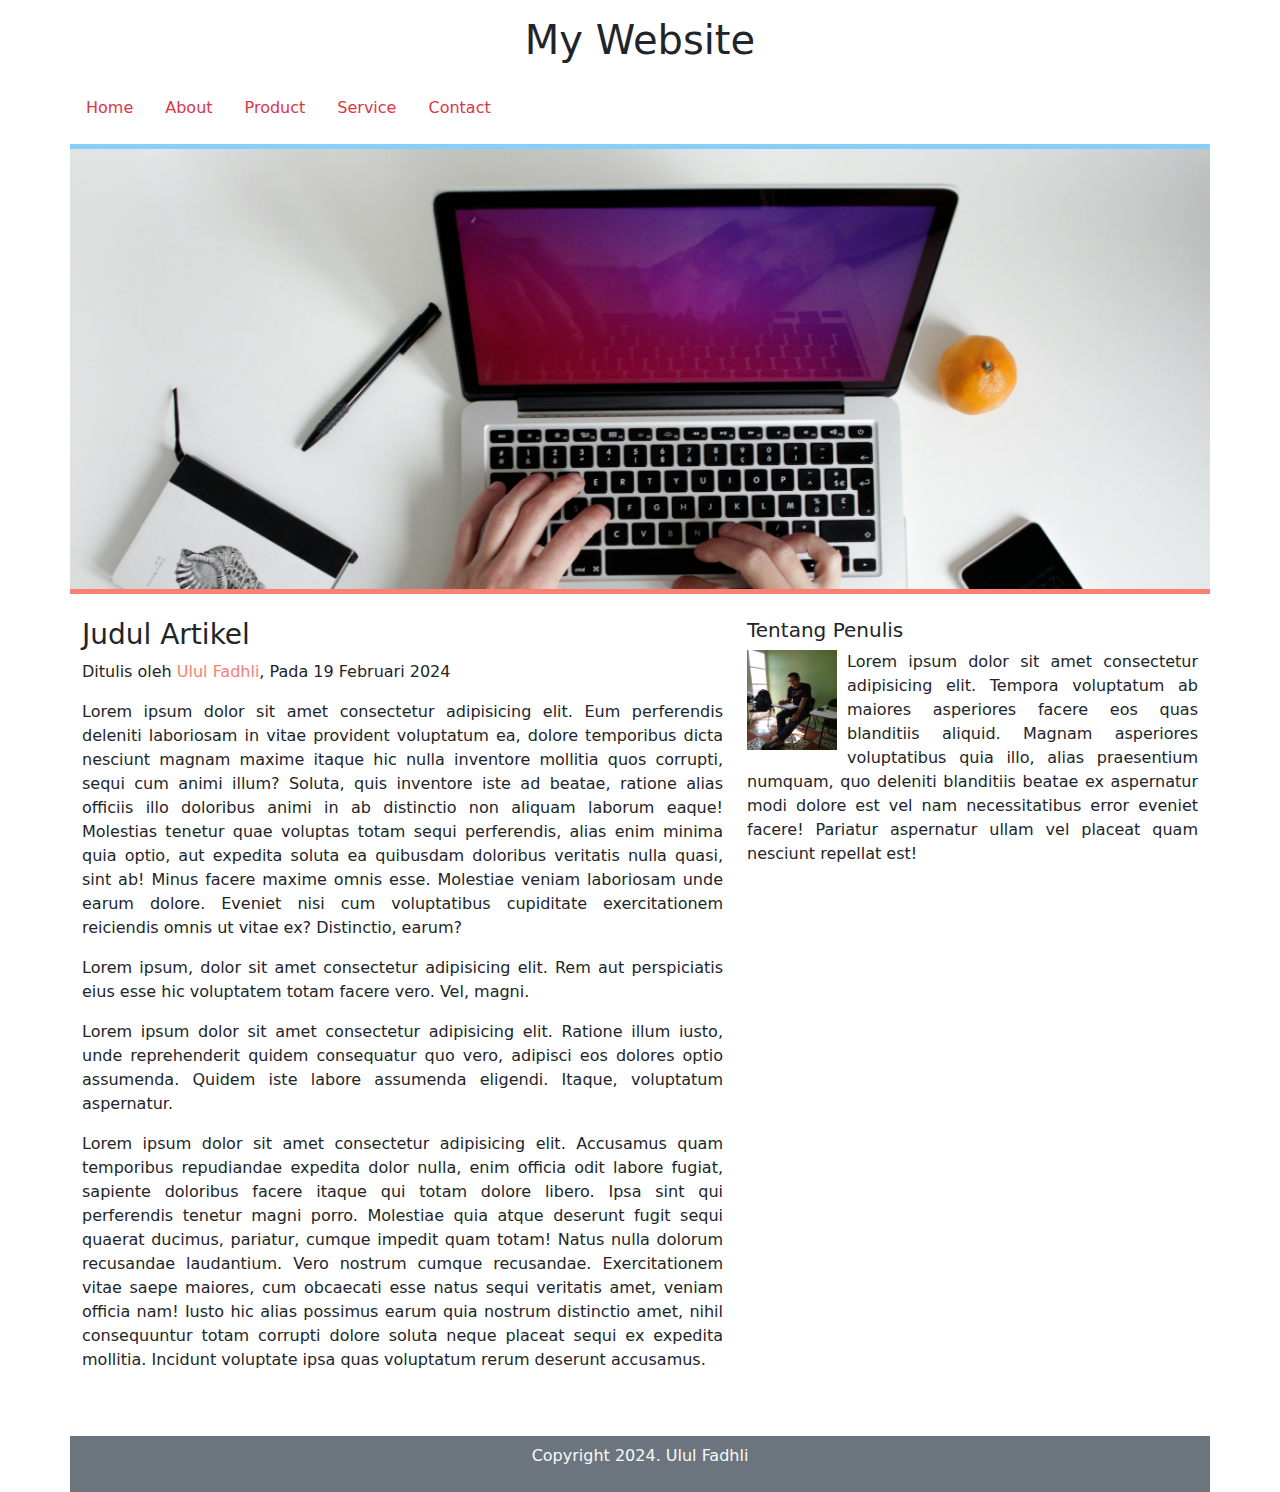
<file: pertemuan-017/index.html>
<!doctype html>
<html lang="en">

<head>
  <meta charset="utf-8">
  <meta name="viewport" content="width=device-width, initial-scale=1">
  <title>Bootstrap demo</title>
  <link href="https://cdn.jsdelivr.net/npm/bootstrap@5.3.3/dist/css/bootstrap.min.css" rel="stylesheet"
    integrity="sha384-QWTKZyjpPEjISv5WaRU9OFeRpok6YctnYmDr5pNlyT2bRjXh0JMhjY6hW+ALEwIH" crossorigin="anonymous">
  <link rel="stylesheet" href="style.css">
</head>

<body>

  <div class="container">
    <!-- Content here -->
    <div class="row">
      <h1 class="mt-3 text-center">My Website</h1>

      <ul class="nav mt-3">
        <li class="nav-item"><a class="nav-link text-danger" href="#">Home</a></li>
        <li class="nav-item"><a class="nav-link text-danger" href="#">About</a></li>
        <li class="nav-item"><a class="nav-link text-danger" href="#">Product</a></li>
        <li class="nav-item"><a class="nav-link text-danger" href="#">Service</a></li>
        <li class="nav-item"><a class="nav-link text-danger" href="#">Contact</a></li>
    </div>

    <div class="row mt-3">
      <div class="hero"></div>
    </div>

    <div class="row mt-4">
      <div class="col-7">
        <h3>Judul Artikel</h3>
        <p>Ditulis oleh <a href="#">Ulul Fadhli</a>, Pada 19 Februari 2024</p>
        <p>Lorem ipsum dolor sit amet consectetur adipisicing elit. Eum perferendis deleniti
          laboriosam in
          vitae
          provident voluptatum ea, dolore temporibus dicta nesciunt magnam maxime itaque hic nulla inventore mollitia
          quos corrupti, sequi cum animi illum? Soluta, quis inventore iste ad beatae, ratione alias officiis illo
          doloribus animi in ab distinctio non aliquam laborum eaque! Molestias tenetur quae voluptas totam sequi
          perferendis, alias enim minima quia optio, aut expedita soluta ea quibusdam doloribus veritatis nulla quasi,
          sint ab! Minus facere maxime omnis esse. Molestiae veniam laboriosam unde earum dolore. Eveniet nisi cum
          voluptatibus cupiditate exercitationem reiciendis omnis ut vitae ex? Distinctio, earum?</p>
        <p>Lorem ipsum, dolor sit amet consectetur adipisicing elit. Rem aut perspiciatis eius esse
          hic voluptatem totam
          facere vero. Vel, magni.</p>
        <p>Lorem ipsum dolor sit amet consectetur adipisicing elit. Ratione illum iusto, unde reprehenderit quidem
          consequatur quo vero, adipisci eos dolores optio assumenda. Quidem iste labore assumenda eligendi. Itaque,
          voluptatum aspernatur.</p>
        <p>Lorem ipsum dolor sit amet consectetur adipisicing elit. Accusamus quam temporibus repudiandae expedita dolor
          nulla, enim officia odit labore fugiat, sapiente doloribus facere itaque qui totam dolore libero. Ipsa sint
          qui perferendis tenetur magni porro. Molestiae quia atque deserunt fugit sequi quaerat ducimus, pariatur,
          cumque impedit quam totam! Natus nulla dolorum recusandae laudantium. Vero nostrum cumque recusandae.
          Exercitationem vitae saepe maiores, cum obcaecati esse natus sequi veritatis amet, veniam officia nam! Iusto
          hic alias possimus earum quia nostrum distinctio amet, nihil consequuntur totam corrupti dolore soluta neque
          placeat sequi ex expedita mollitia. Incidunt voluptate ipsa quas voluptatum rerum deserunt accusamus.</p>
      </div>

      <div class="col-5 sidebar">
        <h5>Tentang Penulis</h5>
        <img src="img/fotoku.jpg">
        <p>Lorem ipsum dolor sit amet consectetur adipisicing elit. Tempora voluptatum ab maiores
          asperiores facere eos
          quas blanditiis aliquid. Magnam asperiores voluptatibus quia illo, alias praesentium numquam, quo deleniti
          blanditiis beatae ex aspernatur modi dolore est vel nam necessitatibus error eveniet facere! Pariatur
          aspernatur ullam vel placeat quam nesciunt repellat est!</p>
      </div>
    </div>

    <div class="row p-2 bg-secondary mt-5">
      <p class="text-center text-light">Copyright 2024. Ulul Fadhli</p>
    </div>

  </div>

  <script src="https://cdn.jsdelivr.net/npm/bootstrap@5.3.3/dist/js/bootstrap.bundle.min.js"
    integrity="sha384-YvpcrYf0tY3lHB60NNkmXc5s9fDVZLESaAA55NDzOxhy9GkcIdslK1eN7N6jIeHz" crossorigin="anonymous">
  </script>
</body>

</html>
</file>
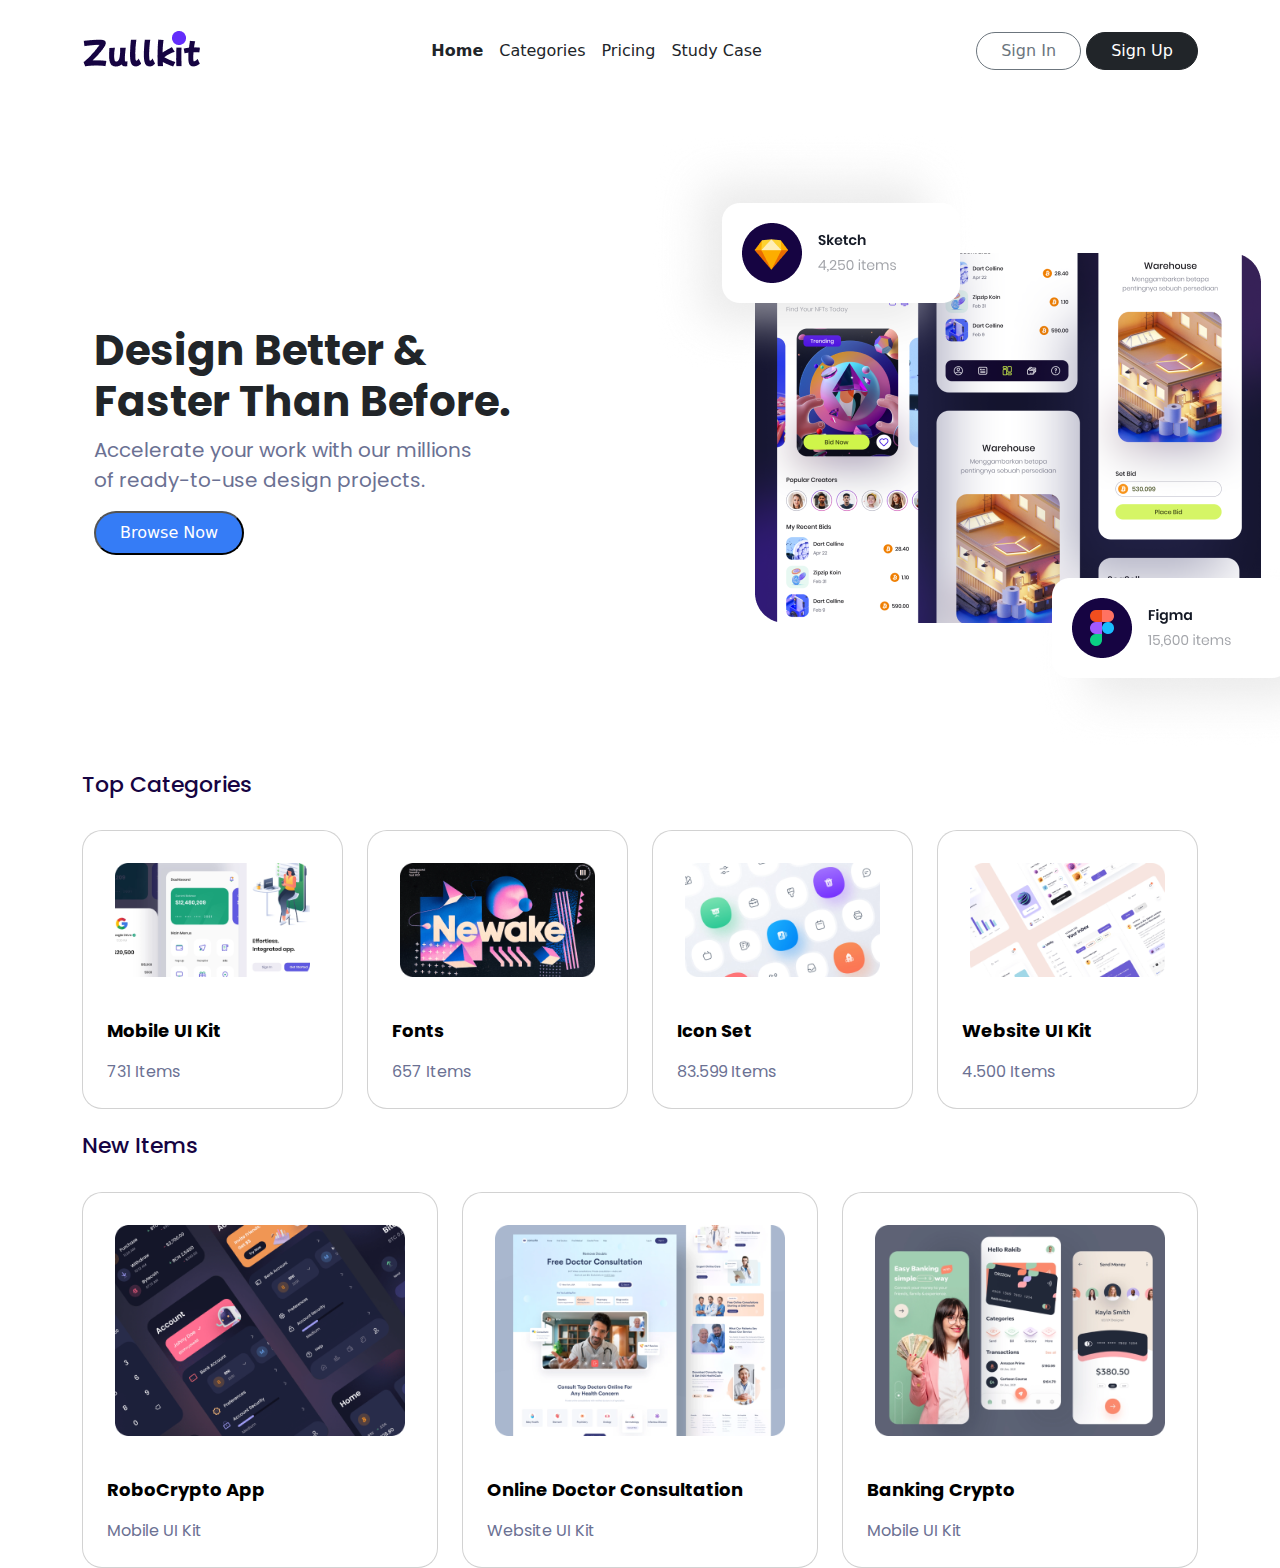
<file: pertemuan-020/index.html>
<!DOCTYPE html>
<html lang="en">

<head>
  <meta charset="UTF-8">
  <meta name="viewport" content="width=device-width, initial-scale=1.0">
  <title>Slicing | Zullkit | Part 2</title>
  <link href="https://cdn.jsdelivr.net/npm/bootstrap@5.3.3/dist/css/bootstrap.min.css" rel="stylesheet"
    integrity="sha384-QWTKZyjpPEjISv5WaRU9OFeRpok6YctnYmDr5pNlyT2bRjXh0JMhjY6hW+ALEwIH" crossorigin="anonymous">
  <link rel="preconnect" href="https://fonts.googleapis.com">
  <link rel="preconnect" href="https://fonts.gstatic.com" crossorigin>
  <link
    href="https://fonts.googleapis.com/css2?family=Poppins:ital,wght@0,100;0,200;0,300;0,400;0,500;0,600;0,700;0,800;0,900;1,100;1,200;1,300;1,400;1,500;1,600;1,700;1,800;1,900&display=swap"
    rel="stylesheet">
  <link rel="stylesheet" href="style.css">
</head>

<body>

  <div class="container">

    <!-- Navbar menu -->
    <nav class="navbar mt-3">
      <a href="" class="navbar-brand"><img src="img/Group 2.png" alt=""></a>

      <div class="d-flex justify-content-center">
        <a class="nav-link p-2 fw-bold" href="#">Home</a>
        <a class="nav-link p-2" href="#">Categories</a>
        <a class="nav-link p-2" href="#">Pricing</a>
        <a class="nav-link p-2" href="#">Study Case</a>
      </div>

      <div class="position-relative rounded-pil">
        <button type="button" class="btn btn-outline-secondary px-4 rounded-pill">Sign In</button>
        <button type="button" class="btn btn-dark px-4 rounded-pill">Sign Up</button>
      </div>


    </nav>

    <!-- Design Better -->
    <div class="container">
      <div class="row mt-5">
        <div class="col-md-6 d-flex align-items-center">

          <!-- <div class="card justify-content-center">
            <div class="card-body">
              <h1 class="card-title">Design Better &
                Faster Than Before.</h1>
              <p class="card-text">Accelerate your work with our millions
                of ready-to-use design projects.</p>
              <a href="#" class="btn rounded-pil btn-primary">Browse Now</a>
            </div> -->
          <div>
            <h2 class="pop-42">Design Better & <br>Faster Than Before.</h2>
            <p class="pop-20">Accelerate your work with our millions<br>
              of ready-to-use design projects.</p>
            <button class="color py-2 px-4 rounded-pill">Browse Now</button>
          </div>

        </div>
        <div class="col-md-6">
          <img src="img/Group 25.png" alt="">
        </div>

      </div>


    </div>
  </div>

  <!-- TOP Categories -->
  <div class="container">
    <div class="row">
      <h5 class="col py-4 pop-22">Top Categories</h5>
    </div>

    <div class="row">
      <div class="col-md-3">
        <div class="card custom-border p-2">
          <div class="p-4">
            <img src="img/Group2 26.png" class="card-img-top" alt="...">
          </div>
          <div class="card-body">
            <p class="card-text fw-bolder pop-18">Mobile UI Kit</p>
            <p class="card-text pop-16">731 Items</p>
          </div>
        </div>
      </div>

      <div class="col-md-3">
        <div class="card custom-border p-2">
          <div class="p-4">
            <img src="img/Group2 27.png" class="card-img-top" alt="...">
          </div>
          <div class="card-body">
            <p class="card-text fw-bolder pop-18">Fonts</p>
            <p class="card-text pop-16">657 Items</p>
          </div>
        </div>
      </div>

      <div class="col-md-3">
        <div class="card custom-border p-2">
          <div class="p-4">
            <img src="img/Group2 28.png" class="card-img-top" alt="...">
          </div>
          <div class="card-body">
            <p class="card-text fw-bolder pop-18">Icon Set</p>
            <p class="card-text pop-16">83.599 Items</p>
          </div>
        </div>
      </div>

      <div class="col-md-3">
        <div class="card custom-border p-2">
          <div class="p-4">
            <img src="img/Group2 29.png" class="card-img-top" alt="...">
          </div>
          <div class="card-body">
            <p class="card-text fw-bolder pop-18">Website UI Kit</p>
            <p class="card-text pop-16">4.500 Items</p>
          </div>
        </div>
      </div>
    </div>
  </div>


  <!-- New Items -->

  <div class="container">
    <div class="row">
      <h5 class="col py-4 pop-22">New Items</h5>
    </div>

    <div class="row">
      <div class="col-md-4">
        <div class="card custom-border p-2">
          <div class="p-4">
            <img src="img/Group3 26.png" class="card-img-top" alt="...">
          </div>
          <div class="card-body">
            <p class="card-text fw-bolder pop-18">RoboCrypto App</p>
            <p class="card-text pop-16">Mobile UI Kit</p>
          </div>
        </div>
      </div>

      <div class="col-md-4">
        <div class="card custom-border p-2">
          <div class="p-4">
            <img src="img/Group3 27.png" class="card-img-top" alt="...">
          </div>
          <div class="card-body">
            <p class="card-text fw-bolder pop-18">Online Doctor Consultation</p>
            <p class="card-text pop-16">Website UI Kit</p>
          </div>
        </div>
      </div>

      <div class="col-md-4">
        <div class="card custom-border p-2">
          <div class="p-4">
            <img src="img/Group3 28.png" class="card-img-top" alt="...">
          </div>
          <div class="card-body">
            <p class="card-text fw-bolder pop-18">Banking Crypto</p>
            <p class="card-text pop-16">Mobile UI Kit</p>
          </div>
        </div>
      </div>

    </div>
    
  </div>

  <script src="https://cdn.jsdelivr.net/npm/bootstrap@5.3.3/dist/js/bootstrap.bundle.min.js"
    integrity="sha384-YvpcrYf0tY3lHB60NNkmXc5s9fDVZLESaAA55NDzOxhy9GkcIdslK1eN7N6jIeHz"
    crossorigin="anonymous"></script>
</body>

</html>
</file>
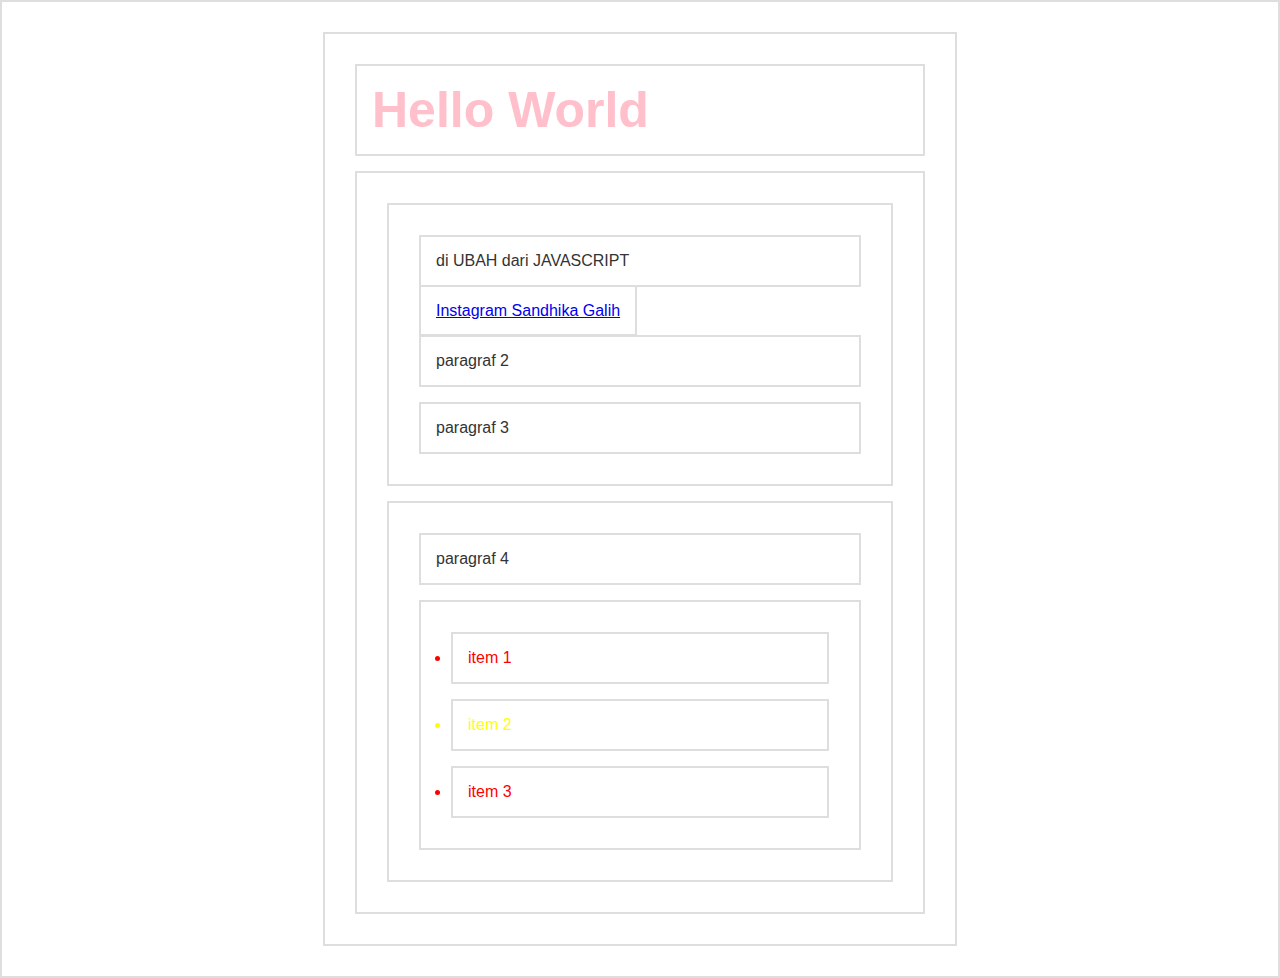
<file: tugasDom/index.html>
<!DOCTYPE html>
<html lang="en">

<head>
  <meta charset="UTF-8">
  <title>Dom Selection</title>
  <style>
    * {
      border: 2px solid #dedede;
      padding: 15px;
      margin: 15px;
    }

    html {
      margin: 0;
      padding: 0;
    }

    body {
      max-width: 600px;
      margin: 30px auto;
      font-family: sans-serif;
      color: #333;
    }
  </style>
</head>

<body>

  <h1 id="judul">Hello World</h1>
  <div id="container">
    <section id="a">
      <p class="p1">paragraf 1</p>
      <a href="http://instagram.com/sandhikagalih">Instagram Sandhika Galih</a>
      <p class="p2">paragraf 2</p>
      <p class="p3">paragraf 3</p>
    </section>
    <section id="b">
      <p>paragraf 4</p>
      <ul>
        <li>item 1</li>
        <li>item 2</li>
        <li>item 3</li>
      </ul>
    </section>
  </div>

  <script src="domSelection.js"></script>
</body>

</html>
</file>
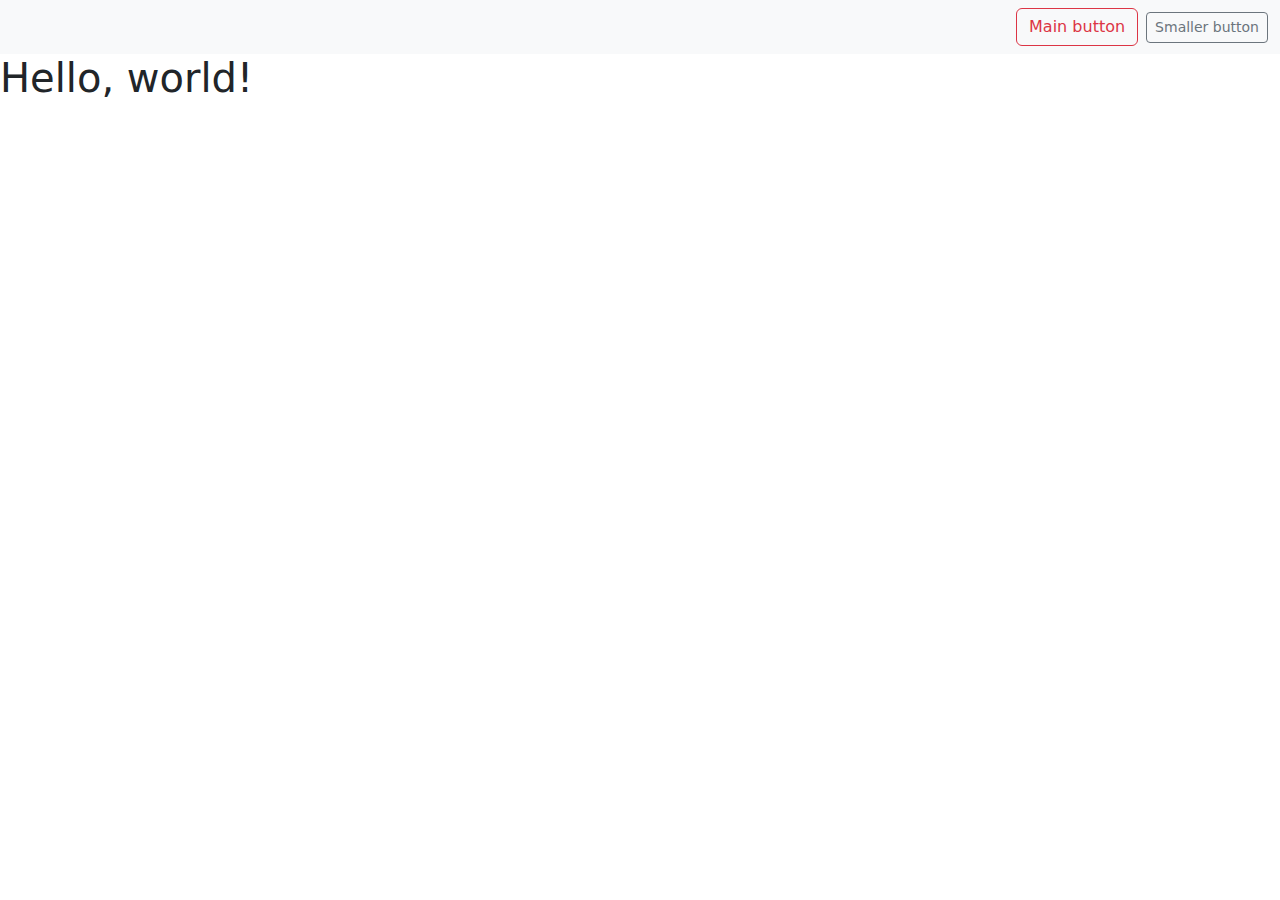
<file: Pertemuan-013/bootstrap/index.html>
<!doctype html>
<html lang="en">
<!-- coba  -->

<head>
  <meta charset="utf-8">
  <meta name="viewport" content="width=device-width, initial-scale=1">
  <title>Bootstrap demo</title>
  <link href="https://cdn.jsdelivr.net/npm/bootstrap@5.3.3/dist/css/bootstrap.min.css" rel="stylesheet"
    integrity="sha384-QWTKZyjpPEjISv5WaRU9OFeRpok6YctnYmDr5pNlyT2bRjXh0JMhjY6hW+ALEwIH" crossorigin="anonymous">
</head>

<body>
  <nav class="navbar bg-body-tertiary">
    <form class="container-fluid justify-content-end">
      <button class="btn btn-outline-danger me-2" type="button">Main button</button>
      <button class="btn btn-sm btn-outline-secondary" type="button">Smaller button</button>
    </form>
  </nav>
  <h1>Hello, world!</h1>

  <script src="https://cdn.jsdelivr.net/npm/bootstrap@5.3.3/dist/js/bootstrap.bundle.min.js"
    integrity="sha384-YvpcrYf0tY3lHB60NNkmXc5s9fDVZLESaAA55NDzOxhy9GkcIdslK1eN7N6jIeHz" crossorigin="anonymous">
  </script>
</body>

</html>
</file>
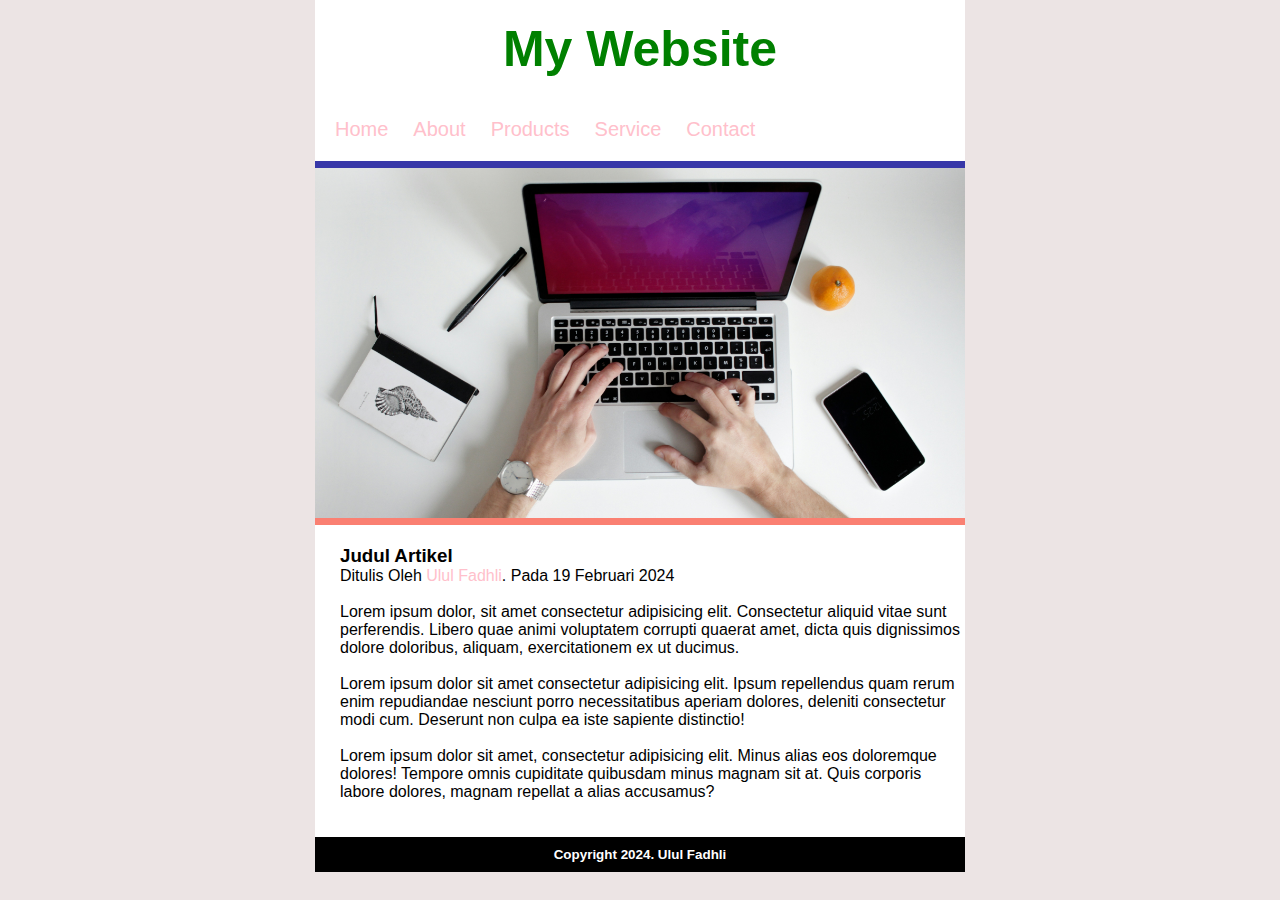
<file: Pertemuan-013/latihanBag-1/index.html>
<!DOCTYPE html>
<html lang="en">
<!-- coba -->

<head>
  <meta charset="UTF-8">
  <meta name="viewport" content="width=device-width, initial-scale=1.0">
  <title>Latihan Membuat Website | Bagian 1</title>
  <link rel="stylesheet" href="style.css">
</head>

<body>

  <div class="container">
    <header>
      <h1>My Website</h1>
    </header>


    <ul>
      <li><a href="">Home</a></li>
      <li><a href="">About</a></li>
      <li><a href="">Products</a></li>
      <li><a href="">Service</a></li>
      <li><a href="">Contact</a></li>
    </ul>

    <div class="image">
      <!-- <img src="img/hero.jpg" alt=""> -->
    </div>

    <div class="content">
      <h3>Judul Artikel</h3>
      <p>Ditulis Oleh<a href=""> Ulul Fadhli</a>. Pada 19 Februari 2024</p>
      <br>
      <p>Lorem ipsum dolor, sit amet consectetur adipisicing elit. Consectetur aliquid vitae sunt perferendis. Libero
        quae
        animi voluptatem corrupti quaerat amet, dicta quis dignissimos dolore doloribus, aliquam, exercitationem ex ut
        ducimus.</p>
      <br>
      <p>Lorem ipsum dolor sit amet consectetur adipisicing elit. Ipsum repellendus quam rerum enim repudiandae nesciunt
        porro necessitatibus aperiam dolores, deleniti consectetur modi cum. Deserunt non culpa ea iste sapiente
        distinctio!</p>
      <br>
      <p>Lorem ipsum dolor sit amet, consectetur adipisicing elit. Minus alias eos doloremque dolores! Tempore omnis
        cupiditate quibusdam minus magnam sit at. Quis corporis labore dolores, magnam repellat a alias accusamus?</p>
    </div>
    <br><br>

    <footer>
      <h6>Copyright 2024. Ulul Fadhli</h6>
    </footer>
  </div>

</body>

</html>
</file>
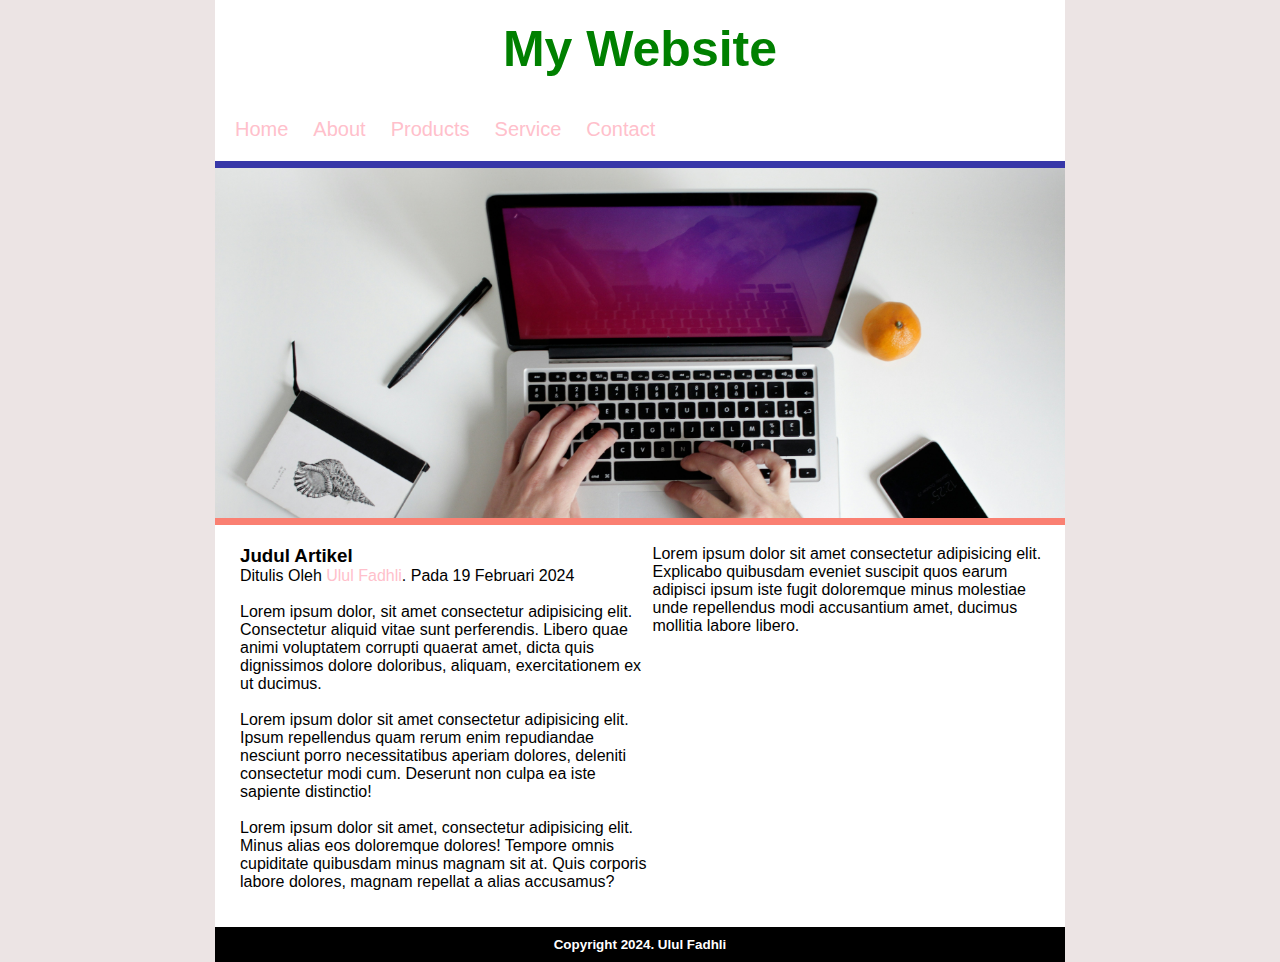
<file: Pertemuan-013/latihanBag-2/index.html>
<!DOCTYPE html>
<html lang="en">
<!-- coba -->

<head>
  <meta charset="UTF-8">
  <meta name="viewport" content="width=device-width, initial-scale=1.0">
  <title>Latihan Membuat Website | Bagian 1</title>
  <link rel="stylesheet" href="style.css">
</head>

<body>

  <div class="container">
    <header>
      <h1>My Website</h1>
    </header>


    <ul>
      <li><a href="">Home</a></li>
      <li><a href="">About</a></li>
      <li><a href="">Products</a></li>
      <li><a href="">Service</a></li>
      <li><a href="">Contact</a></li>
    </ul>

    <div class="image">
      <!-- <img src="img/hero.jpg" alt=""> -->
    </div>

    <div class="content">
      <div class="kiri">
        <h3>Judul Artikel</h3>
        <p>Ditulis Oleh<a href=""> Ulul Fadhli</a>. Pada 19 Februari 2024</p>
        <br>
        <p>Lorem ipsum dolor, sit amet consectetur adipisicing elit. Consectetur aliquid vitae sunt perferendis. Libero
          quae
          animi voluptatem corrupti quaerat amet, dicta quis dignissimos dolore doloribus, aliquam, exercitationem ex ut
          ducimus.</p>
        <br>
        <p>Lorem ipsum dolor sit amet consectetur adipisicing elit. Ipsum repellendus quam rerum enim repudiandae
          nesciunt
          porro necessitatibus aperiam dolores, deleniti consectetur modi cum. Deserunt non culpa ea iste sapiente
          distinctio!</p>
        <br>
        <p>Lorem ipsum dolor sit amet, consectetur adipisicing elit. Minus alias eos doloremque dolores! Tempore omnis
          cupiditate quibusdam minus magnam sit at. Quis corporis labore dolores, magnam repellat a alias accusamus?</p>
      </div>

      <div class="kanan">
        <p>Lorem ipsum dolor sit amet consectetur adipisicing elit. Explicabo quibusdam eveniet suscipit quos earum
          adipisci ipsum iste fugit doloremque minus molestiae unde repellendus modi accusantium amet, ducimus mollitia
          labore libero.</p>
      </div>

    </div>
    <br><br>

    <footer>
      <h6>Copyright 2024. Ulul Fadhli</h6>
    </footer>
  </div>

</body>

</html>
</file>
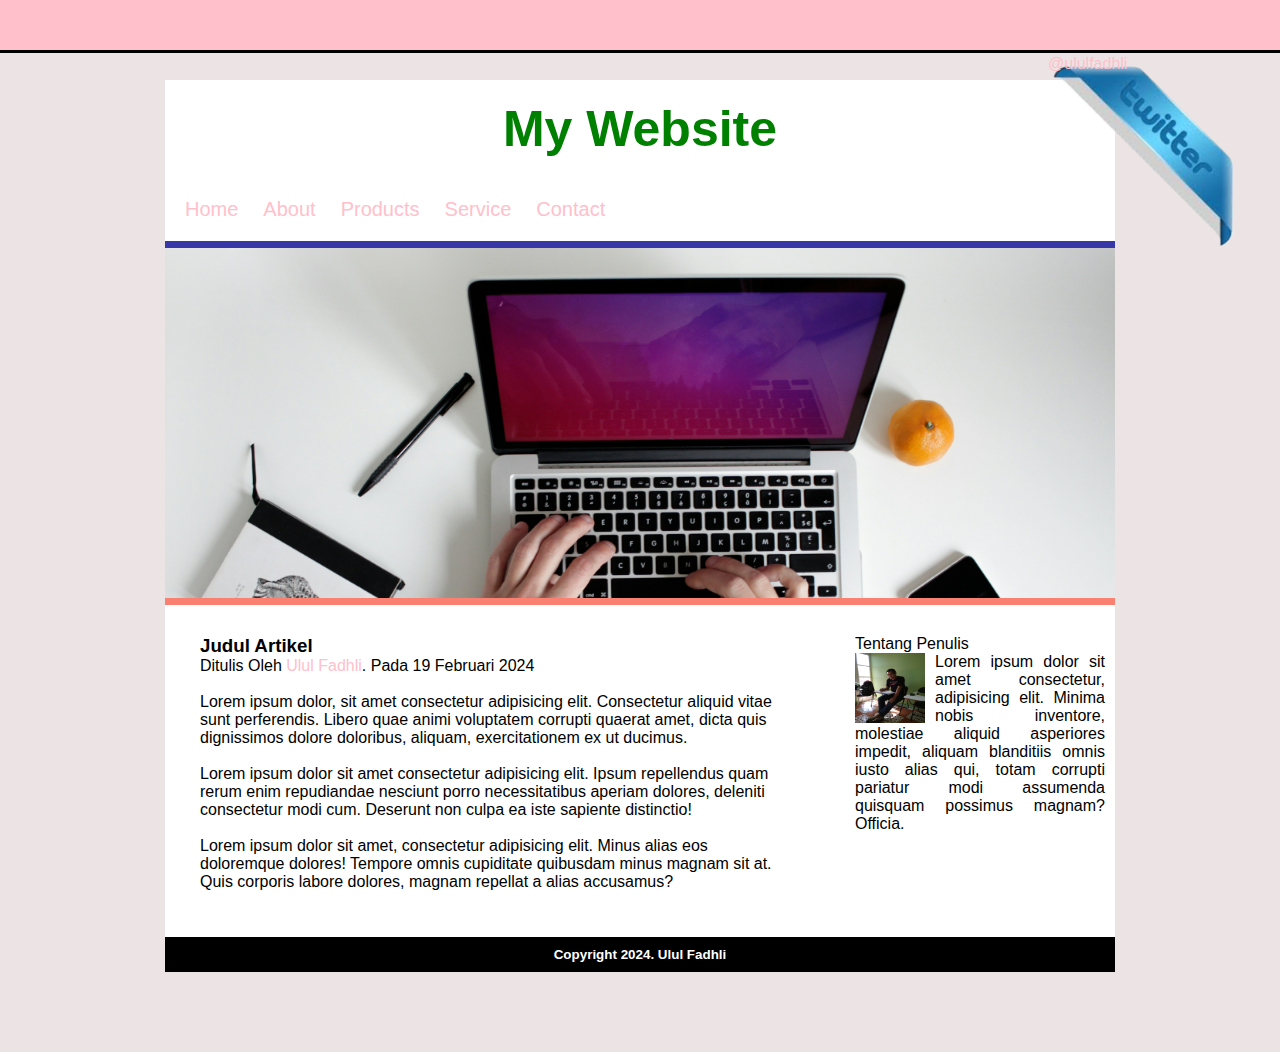
<file: Pertemuan-013/latihanBag-3/index.html>
<!DOCTYPE html>
<html lang="en">
<!-- coba -->

<head>
  <meta charset="UTF-8">
  <meta name="viewport" content="width=device-width, initial-scale=1.0">
  <title>Latihan Membuat Website | Bagian 1</title>
  <link rel="stylesheet" href="style.css">
</head>

<body>

  <div class="topbar">

  </div>

  <div class="container">
    <a href="https://instagram.com/ulul_mna" class="twiter" target="_blank">@ululfadhli</a>

    <header>
      <h1>My Website</h1>
    </header>


    <ul>
      <li><a href="">Home</a></li>
      <li><a href="">About</a></li>
      <li><a href="">Products</a></li>
      <li><a href="">Service</a></li>
      <li><a href="">Contact</a></li>
    </ul>

    <div class="image">
      <!-- <img src="img/hero.jpg" alt=""> -->
    </div>

    <div class="content">
      <div class="kiri">
        <h3>Judul Artikel</h3>
        <p>Ditulis Oleh<a href=""> Ulul Fadhli</a>. Pada 19 Februari 2024</p>
        <br>
        <p>Lorem ipsum dolor, sit amet consectetur adipisicing elit. Consectetur aliquid vitae sunt perferendis. Libero
          quae
          animi voluptatem corrupti quaerat amet, dicta quis dignissimos dolore doloribus, aliquam, exercitationem ex ut
          ducimus.</p>
        <br>
        <p>Lorem ipsum dolor sit amet consectetur adipisicing elit. Ipsum repellendus quam rerum enim repudiandae
          nesciunt
          porro necessitatibus aperiam dolores, deleniti consectetur modi cum. Deserunt non culpa ea iste sapiente
          distinctio!</p>
        <br>
        <p>Lorem ipsum dolor sit amet, consectetur adipisicing elit. Minus alias eos doloremque dolores! Tempore omnis
          cupiditate quibusdam minus magnam sit at. Quis corporis labore dolores, magnam repellat a alias accusamus?</p>
      </div>


      <div class="kanan">
        <p>Tentang Penulis</p>
        <img src="img/fotoku.jpg" alt="">
        <p>Lorem ipsum dolor sit amet consectetur, adipisicing elit. Minima nobis inventore, molestiae aliquid
          asperiores impedit, aliquam blanditiis omnis iusto alias qui, totam corrupti pariatur modi assumenda quisquam
          possimus magnam? Officia.</p>
      </div>

      <div class="clear"></div>
    </div>
    <br><br>

    <footer>
      <h6>Copyright 2024. Ulul Fadhli</h6>
    </footer>
  </div>

</body>

</html>
</file>
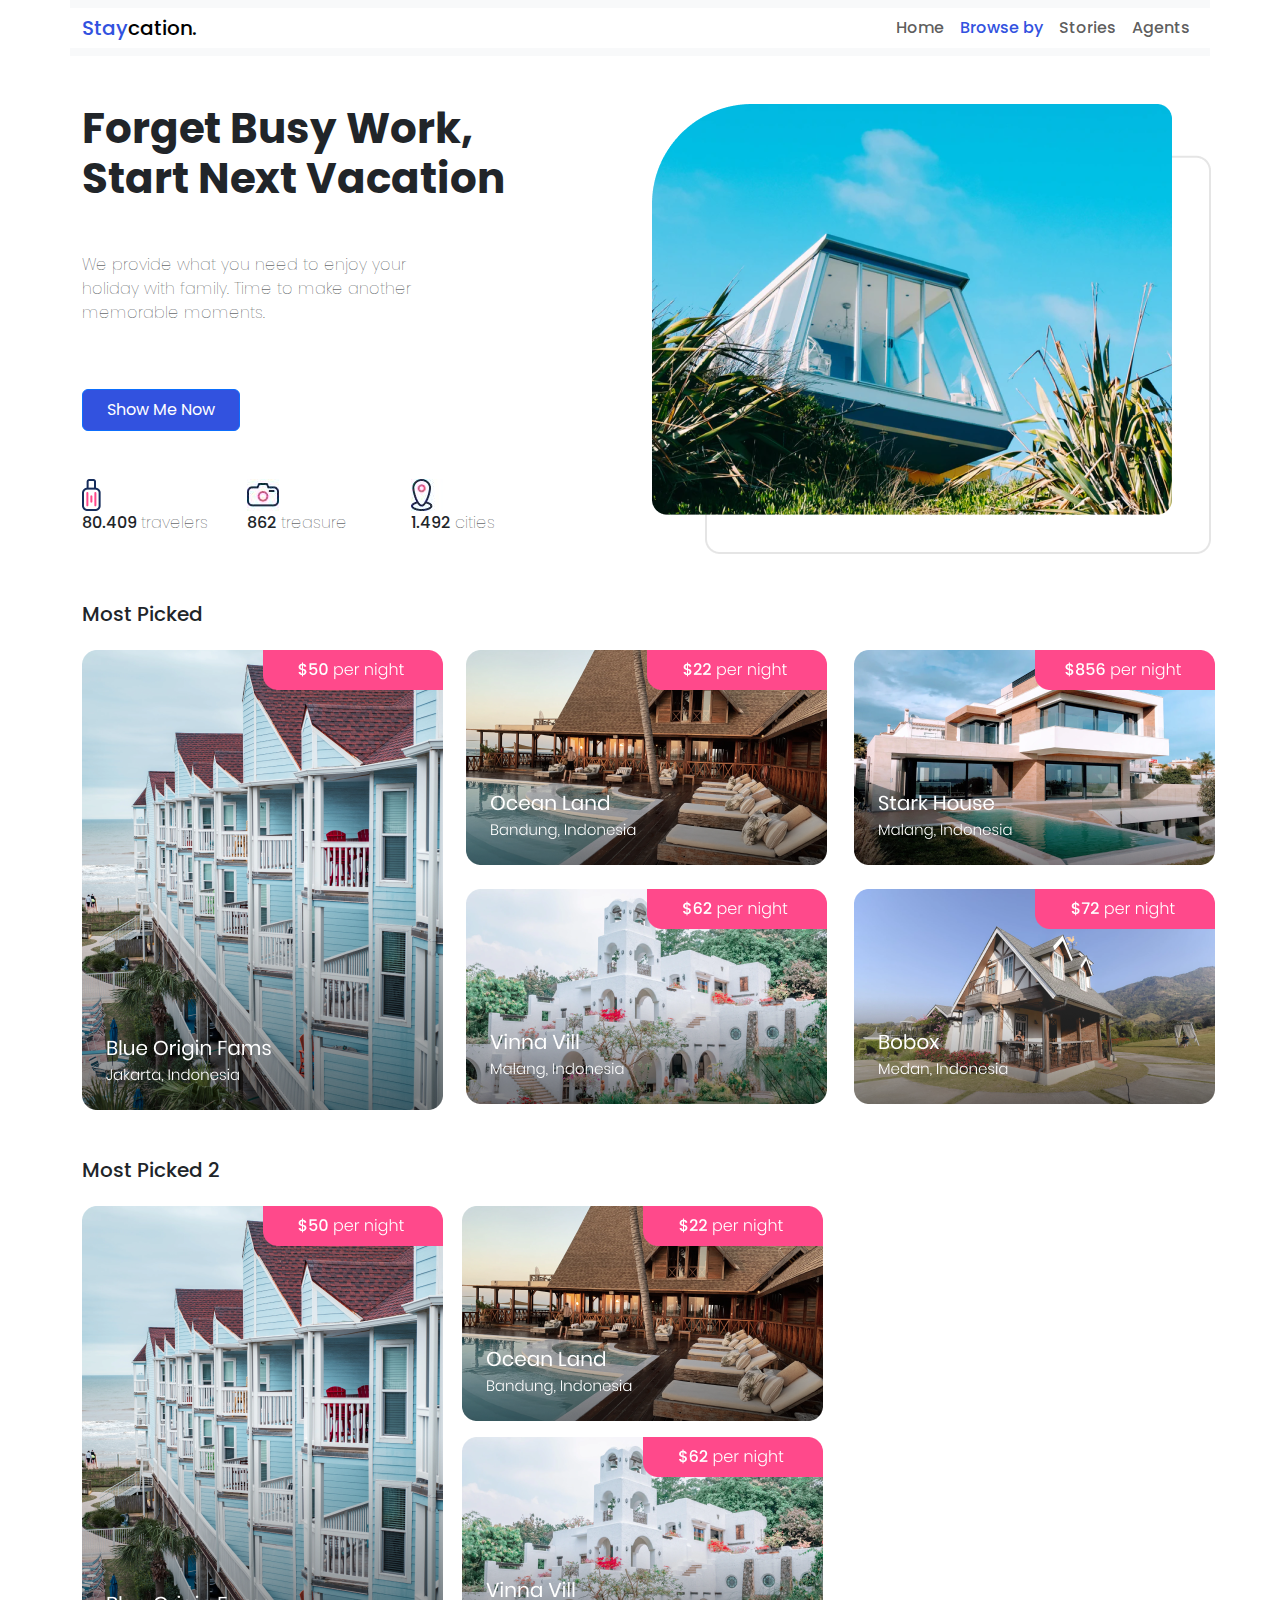
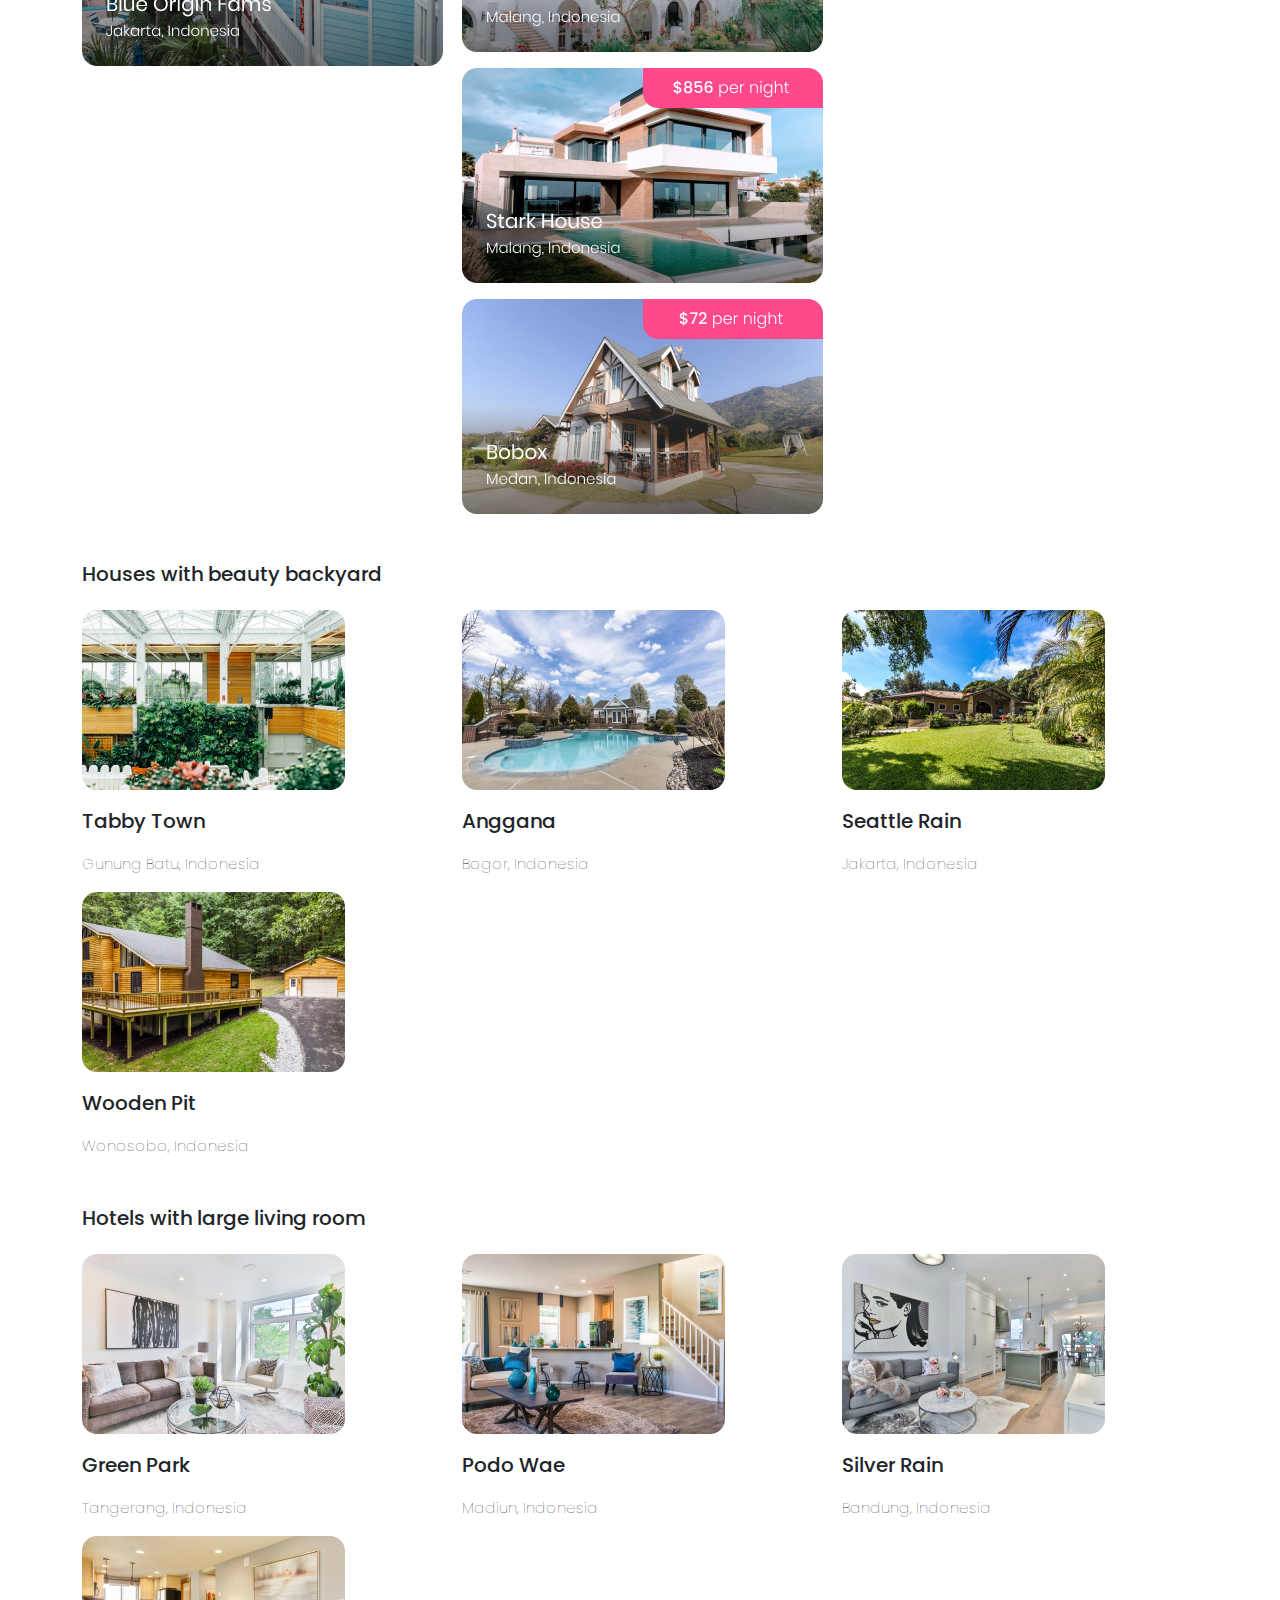
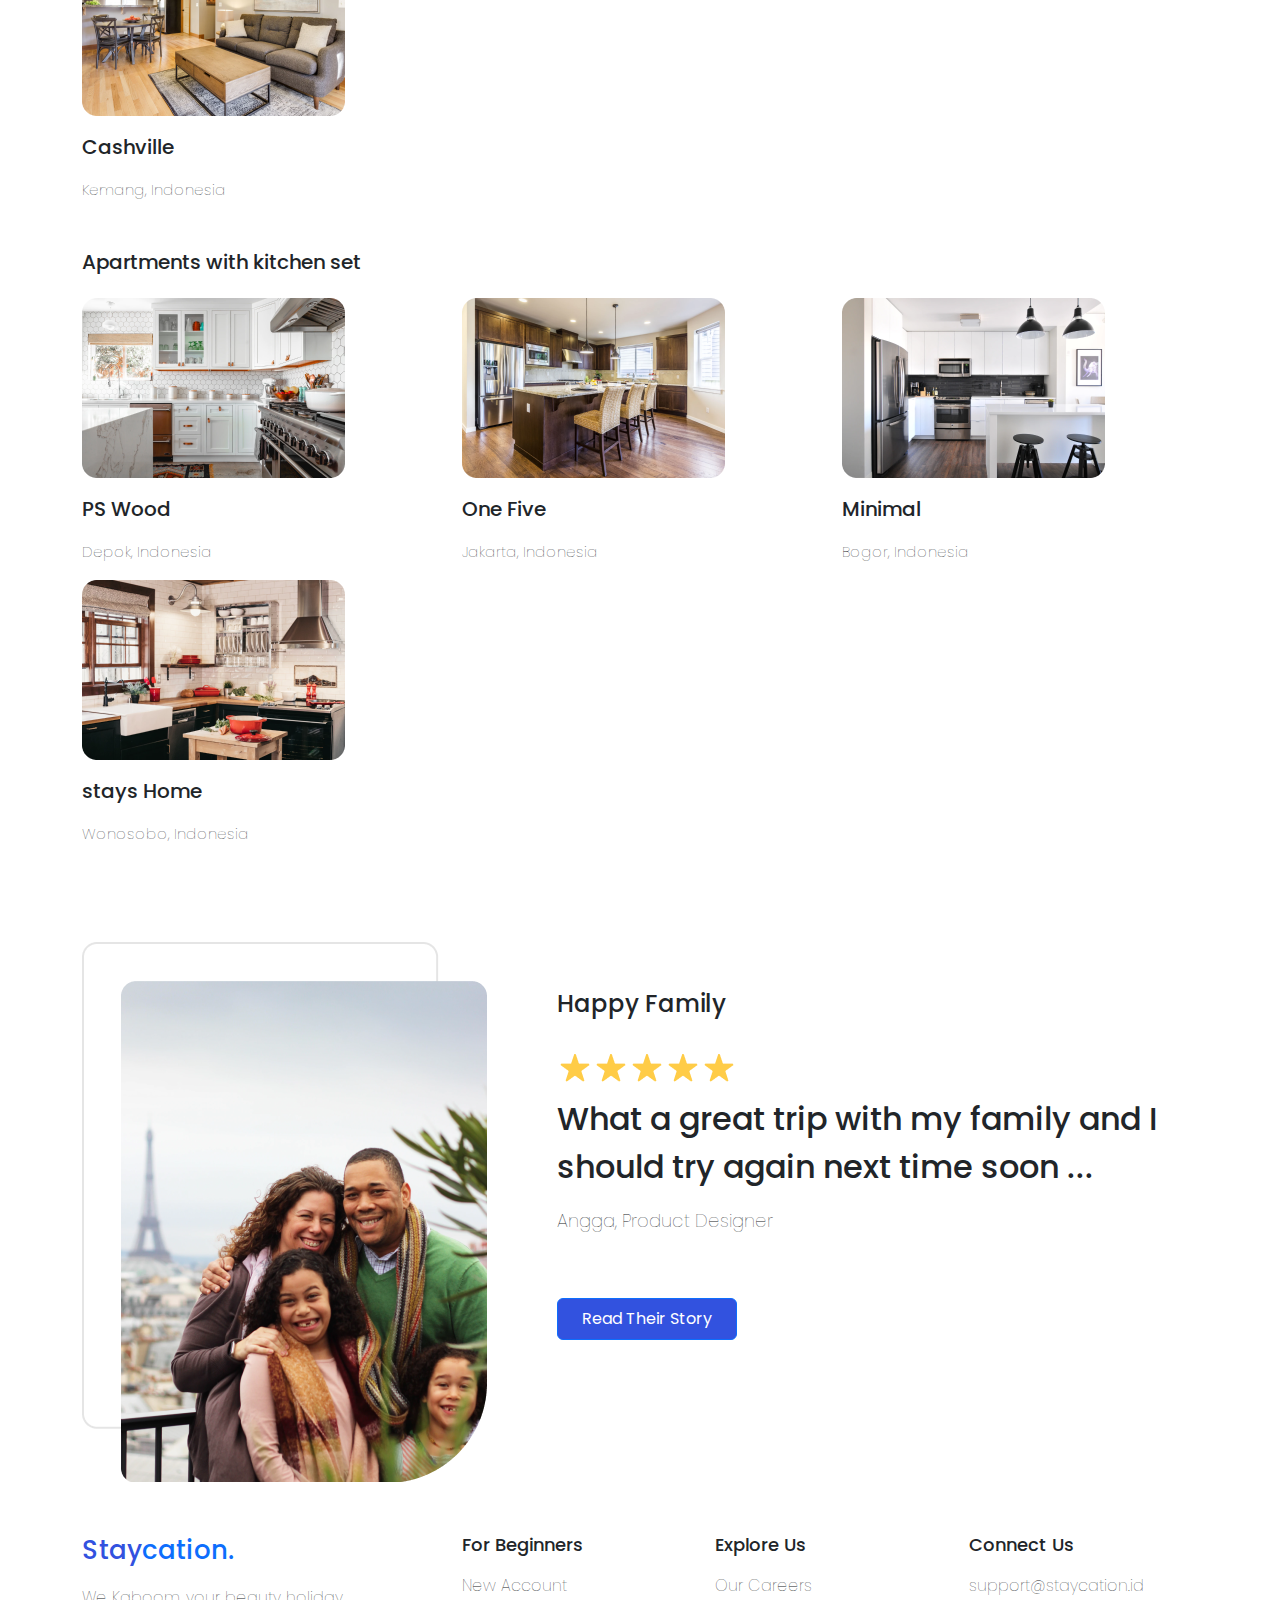
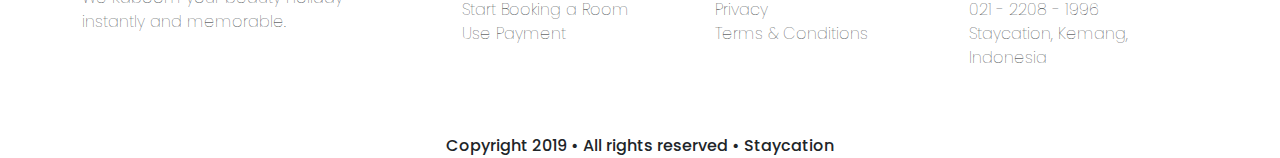
<file: pertemuan-017-018-019/2-tugasSlicing/index.html>
<!DOCTYPE html>
<html lang="en">

<head>
  <meta charset="UTF-8">
  <meta name="viewport" content="width=device-width, initial-scale=1.0">
  <title>Tugas Slicing</title>
  <link href="https://cdn.jsdelivr.net/npm/bootstrap@5.3.3/dist/css/bootstrap.min.css" rel="stylesheet"
    integrity="sha384-QWTKZyjpPEjISv5WaRU9OFeRpok6YctnYmDr5pNlyT2bRjXh0JMhjY6hW+ALEwIH" crossorigin="anonymous">
  <link rel="preconnect" href="https://fonts.googleapis.com">
  <link rel="preconnect" href="https://fonts.gstatic.com" crossorigin>
  <link
    href="https://fonts.googleapis.com/css2?family=Poppins:ital,wght@0,100;0,200;0,300;0,400;0,500;0,600;0,700;0,800;0,900;1,100;1,200;1,300;1,400;1,500;1,600;1,700;1,800;1,900&display=swap"
    rel="stylesheet">
  <link rel="stylesheet" href="style.css">
</head>

<body>
  <div class="container">
    <div class="row">

      <nav class="navbar navbar-expand-lg bg-body-tertiary">

        <div class="container-fluid">
          <a class="navbar-brand" href="#"><span class="text-blue">Stay</span>cation.</a>

          <div class="navbar-nav">
            <a class="nav-link" aria-current="page" href="#">Home</a>
            <a class="nav-link active" href="#">Browse by</a>
            <a class="nav-link" href="#">Stories</a>
            <a class="nav-link" href="#">Agents</a>
          </div>
        </div>
      </nav>
    </div>

    <div class="row mt-5">
      <div class="col-6">
        <h1 class="content-frist text-42 fw-bold">Forget Busy Work,<br>Start Next Vacation</h1>

        <p class="w-63 fw-lighter text-16 mt-5">We provide what you need to enjoy your
          holiday with family. Time to make another
          memorable moments.</p>

        <button class="btn btn-primary mt-5 bg-blue px-4 py-2">Show Me Now</button>

        <div class="row mt-5 pe-5 me-3">
          <div class="col-4">
            <img src="icon/bag-koper.png" alt="">
            <p class="text-16">80.409 <span class="fw-lighter"> travelers</span></p>
          </div>

          <div class="col-4">
            <img src="icon/kamera.jpeg" alt="">
            <p class="text-16">862 <span class="fw-lighter"> treasure</span></p>
          </div>

          <div class="col-4">
            <img src="icon/gmap.jpeg" alt="">
            <p class="text-16">1.492 <span class="fw-lighter"> cities</span></p>
          </div>
        </div>

      </div>

      <div class="col-6">
        <img src="img/banner.png" alt="">
      </div>

    </div>

    <div class="row mt-5">
      <h5>Most Picked</h5>

      <div class="col-4 mt-3">
        <img src="img/featured.png" alt="">
      </div>

      <div class="col-4 mt-3 ps-3">
        <div class="col">
          <img src="img/featured-1.png" alt="">
        </div>

        <div class="col mt-4">
          <img src="img/featured-3.png" alt="">
        </div>
      </div>

      <div class="col-4 mt-3 ps-4">
        <div class="col">
          <img src="img/featured-2.png" alt="">
        </div>

        <div class="col mt-4">
          <img src="img/featured-4.png" alt="">
        </div>
      </div>

    </div>

    <!-- coba pakai row -->

    <div class="row mt-5">
      <h5>Most Picked 2</h5>


      <div class="col-4 mt-3">
        <img src="img/featured.png" alt="">
      </div>

      <div class="row col-8">
        <div class="col mt-3">
          <img src="img/featured-1.png" alt="">
        </div>

        <div class="col mt-3">
          <img src="img/featured-3.png" alt="">
        </div>

        <div class="col mt-3">
          <img src="img/featured-2.png" alt="">
        </div>

        <div class="col mt-3">
          <img src="img/featured-4.png" alt="">
        </div>
      </div>


    </div>

    <!-- akhir coba pakai row -->

    <div class="row mt-5">
      <h5>Houses with beauty backyard</h5>
      <div class="col mt-3">
        <img src="img/pic.png" alt="">
        <p class="text-20 mt-3">Tabby Town</p>
        <span class="fw-lighter text-15">Gunung Batu, Indonesia</span>
      </div>

      <div class="col mt-3">
        <img src="img/pic-1.png" alt="">
        <p class="text-20 mt-3">Anggana</p>
        <span class="fw-lighter text-15">Bogor, Indonesia</span>
      </div>

      <div class="col mt-3">
        <img src="img/pic-2.png" alt="">
        <p class="text-20 mt-3">Seattle Rain</p>
        <span class="fw-lighter text-15">Jakarta, Indonesia</span>
      </div>

      <div class="col mt-3">
        <img src="img/pic-3.png" alt="">
        <p class="text-20 mt-3">Wooden Pit</p>
        <span class="fw-lighter text-15">Wonosobo, Indonesia</span>
      </div>

    </div>

    <div class="row mt-5">
      <h5>Hotels with large living room</h5>

      <div class="col mt-3">
        <img src="img/pic-10.png" alt="">
        <p class="text-20 mt-3">Green Park</p>
        <span class="text-15 fw-lighter">Tangerang, Indonesia</span>
      </div>

      <div class="col mt-3">
        <img src="img/pic-11.png" alt="">
        <p class="text-20 mt-3">Podo Wae</p>
        <span class="text-15 fw-lighter">Madiun, Indonesia</span>
      </div>

      <div class="col mt-3">
        <img src="img/pic-12.png" alt="">
        <p class="text-20 mt-3">Silver Rain</p>
        <span class="text-15 fw-lighter">Bandung, Indonesia</span>
      </div>

      <div class="col mt-3">
        <img src="img/pic-13.png" alt="">
        <p class="text-20 mt-3">Cashville</p>
        <span class="text-15 fw-lighter">Kemang, Indonesia</span>
      </div>

    </div>

    <div class="row mt-5">
      <h5>Apartments with kitchen set</h5>

      <div class="col mt-3">
        <img src="img/pic-21.png" alt="">
        <p class="text-20 mt-3">PS Wood</p>
        <span class="text-15 fw-lighter">Depok, Indonesia</span>
      </div>

      <div class="col mt-3">
        <img src="img/pic-22.png" alt="">
        <p class="text-20 mt-3">One Five</p>
        <span class="text-15 fw-lighter">Jakarta, Indonesia</span>
      </div>

      <div class="col mt-3">
        <img src="img/pic-23.png" alt="">
        <p class="text-20 mt-3">Minimal</p>
        <span class="text-15 fw-lighter">Bogor, Indonesia</span>
      </div>

      <div class="col mt-3">
        <img src="img/pic-24.png" alt="">
        <p class="text-20 mt-3">stays Home</p>
        <span class="text-15 fw-lighter">Wonosobo, Indonesia</span>
      </div>

    </div>

    <div class="row mt-5">
      <div class="col-5 mt-5">
        <img src="img/foto_keluarga.png" alt="">
      </div>


      <div class="col mt-5">
        <h4 class="mt-5 text-24">Happy Family</h4>
        <img class="mt-4" src="img/Group-1.png" alt="">
        <p class="mt-2 text-32">What a great trip with my family and
          I should try again next time soon ...</p>
        <p class="text-18 fw-lighter">Angga, Product Designer</p>
        <button class="btn btn-primary mt-5 bg-blue px-4 py-2">Read Their Story</button>
      </div>

    </div>

    <!-- Bagian footer -->

    <div class="row mt-5">
      <div class="col-4">
        <a href="" class="text-decoration-none text-26"><span class="text-blue">Stay</span>cation.</a>

        <ul class="list-unstyled mt-3 fw-lighter text-16">
          <li>We Kaboom your beauty holiday</li>
          <li>instantly and memorable.</li>
        </ul>
      </div>

      <div class="col">
        <a href="" class="text-decoration-none text-reset text-18">For Beginners</a>

        <ul class="list-unstyled mt-3 fw-lighter text-16">
          <li>New Account</li>
          <li>Start Booking a Room</li>
          <li>Use Payment</li>
        </ul>
      </div>

      <div class="col">
        <a href="" class="text-decoration-none text-reset text-18">Explore Us</a>

        <ul class="list-unstyled mt-3 fw-lighter text-16">
          <li>Our Careers</li>
          <li>Privacy</li>
          <li>Terms & Conditions</li>
        </ul>
      </div>

      <div class="col">
        <a href="" class="text-decoration-none text-reset text-18">Connect Us</a>

        <ul class="list-unstyled mt-3 fw-lighter text-16">
          <li>support@staycation.id</li>
          <li>021 - 2208 - 1996</li>
          <li>Staycation, Kemang, Indonesia</li>
        </ul>
      </div>


      <!-- Bagian Copyrihgt -->

      <div class="text-center mt-5">
        Copyright 2019 • All rights reserved • Staycation
      </div>

      <!-- Akhir Bagian Copyright -->

    </div>

    <!-- Akhir Bagian Footer -->


  </div>

  <script src="https://cdn.jsdelivr.net/npm/bootstrap@5.3.3/dist/js/bootstrap.bundle.min.js"
    integrity="sha384-YvpcrYf0tY3lHB60NNkmXc5s9fDVZLESaAA55NDzOxhy9GkcIdslK1eN7N6jIeHz" crossorigin="anonymous">
    </script>
</body>

</html>
</file>
<file: pertemuan-017/style.css>
.hero {
  height: 450px;
  background-image: url(img/hero.jpg);
  background-size: cover;
  background-position: 0 -20px;
  border-top: 5px solid lightskyblue;
  border-bottom: 5px solid salmon;
}

.sidebar img {
  width: 100px;
  height: 100px;
  float: left;
  padding-right: 10px;
}

a {
text-decoration: none;
color: salmon;
}

.row p {
  text-align: justify;
}
</file>
<file: pertemuan-020/style.css>
.pop-42 {
font-family: "Poppins",sans-serif;
font-weight: 700;
font-size: 42px;
}

.pop-22 {
  font-family: "Poppins",sans-serif;
  font-size: 22px;
  color: #160442;
}

.pop-20 {
  font-family: "Poppins",sans-serif;
  font-size: 20px;
  color: #6B7193;
}

.pop-18 {
  font-family: "Poppins",sans-serif;
  font-size: 18px;
  color: black;
}

.pop-16 {
  font-family: "Poppins",sans-serif;
  font-size: 16px;
  color: #6B7193;
}

.custom-border {
  border-radius: 20px;
}

.color {
  background-color: rgb(53, 124, 246);
  color: white;
}
</file>
<file: Pertemuan-013/latihanBag-1/style.css>
* {
  margin: 0;
  padding: 0;
}

body {
  font-family: Arial, Helvetica, sans-serif;
  background-color: rgb(236, 228, 228);
}

a {
  color: pink;
  text-decoration: none;
}

a:hover {
  color: black;
}

header {
  text-align: center;
  color: green;
  padding: 20px;
  font-size: 25px;
}

.container {
  width: 650px;
  margin: auto;
  background-color: white;
}

.container ul{
  display: flex;
  justify-content: flex-start;
  padding: 20px;
  font-size: 20px;
}

.container li {
  margin-right: 25px;
  list-style:none;
}


.image {
  height: 350px;
  background-image: url(img/hero.jpg);
  background-size: cover;
  background-position: 0 -20px;
  border-top: 7px solid rgb(55, 55, 168);
  border-bottom: 7px solid salmon;
}

.content {
  padding-top: 20px;
  margin-left: 25px;
}

footer {
  color: white;
  background-color: black;
  padding: 10px;
  font-size: 20px;
  text-align: center;
}
</file>
<file: Pertemuan-013/latihanBag-2/style.css>
* {
  margin: 0;
  padding: 0;
}

body {
  font-family: Arial, Helvetica, sans-serif;
  background-color: rgb(236, 228, 228);
}

a {
  color: pink;
  text-decoration: none;
}

a:hover {
  color: black;
}

header {
  text-align: center;
  color: green;
  padding: 20px;
  font-size: 25px;
}

.container {
  width: 850px;
  margin: auto;
  background-color: white;
}

.container ul{
  display: flex;
  justify-content: flex-start;
  padding: 20px;
  font-size: 20px;
}

.container li {
  margin-right: 25px;
  list-style:none;
}


.image {
  height: 350px;
  background-image: url(img/hero.jpg);
  background-size: cover;
  background-position: 0 -20px;
  border-top: 7px solid rgb(55, 55, 168);
  border-bottom: 7px solid salmon;
}

.content {
  padding-top: 20px;
  margin-left: 25px;
  display: flex;
}

.kiri, .kanan {
  flex: 1;
}

footer {
  color: white;
  background-color: black;
  padding: 10px;
  font-size: 20px;
  text-align: center;
}
</file>
<file: Pertemuan-013/latihanBag-3/style.css>
* {
  margin: 0;
  padding: 0;
}

body {
  font-family: Arial, Helvetica, sans-serif;
  background-color: rgb(236, 228, 228);
}

a {
  color: pink;
  text-decoration: none;
}

a:hover {
  color: black;
}

.twiter {
  width: 200px;
  height: 200px;
  background-image: url(img/twitter.png);
  /* background-repeat: no-repeat; */
  /* display: inline-block; */
  /* text-indent: -9999px; */
  position: absolute;
  top: 55px;
  right: 32px;
}

header {
  text-align: center;
  color: green;
  padding: 20px;
  font-size: 25px;
}

.topbar {
  position: fixed;
  top: 0;
  left: 0;
  right: 0;
  height: 50px;
  background-color: pink;
  border-bottom: 3px solid black;
  z-index: 9999;
}

.container {
  width: 950px;
  margin: 80px auto;
  background-color: white;
}

.container ul{
  display: flex;
  justify-content: flex-start;
  padding: 20px;
  font-size: 20px;
}

.container li {
  margin-right: 25px;
  list-style:none;
}


.image {
  height: 350px;
  background-image: url(img/hero.jpg);
  background-size: cover;
  background-position: 0 -20px;
  border-top: 7px solid rgb(55, 55, 168);
  border-bottom: 7px solid salmon;
}

.content {
  padding-top: 20px;
  margin-left: 25px;
  /* float: left; */
  /* display: flex; */
}

/* .kiri, .kanan {
  flex: 1;
} */

.kiri {
  width: 600px;
  padding: 10px;
  box-sizing: border-box;
  float: left;
}

.clear {
  clear:both;
}

.kanan {
  width: 250px;
  float: right;
  padding: 10px;
  text-align: justify;
}

.kanan img {
  width: 70px;
  height: 70px;
  float: left;
  padding-right: 10px;
}


footer {
  color: white;
  background-color: black;
  padding: 10px;
  font-size: 20px;
  text-align: center;
}
</file>
<file: pertemuan-017-018-019/2-tugasSlicing/style.css>
body {
  font-family: "Poppins", sans-serif;
  font-weight: 500;
  font-style: normal;
}

.text-blue {
  color: #3252DF !important; 
  /* background-color: black; */
}

.active {
 color : #3252DF !important;
}

.container-fluid {
  background-color: white;
}

.content-frist {
  font-family: "Poppins", sans-serif;
  font-weight: 500;
  font-style: bold;
}

.text-42 {
  font-size: 42px;
}

.w-63 {
  width: 63%;
}

.text-16 {
font-size: 16px;
}

.bg-blue {
  background-color: #3252DF;
}

.text-20 {
  font-size: 20px;
}

.text-15 {
  font-size: 15px;
} 

.text-24 {
  font-size: 24px;
} 

.text-32 {
  font-size: 32px;
} 

.text-18 {
  font-size: 18px;
}

.text-26 {
  font-size: 26px;
}
</file>
